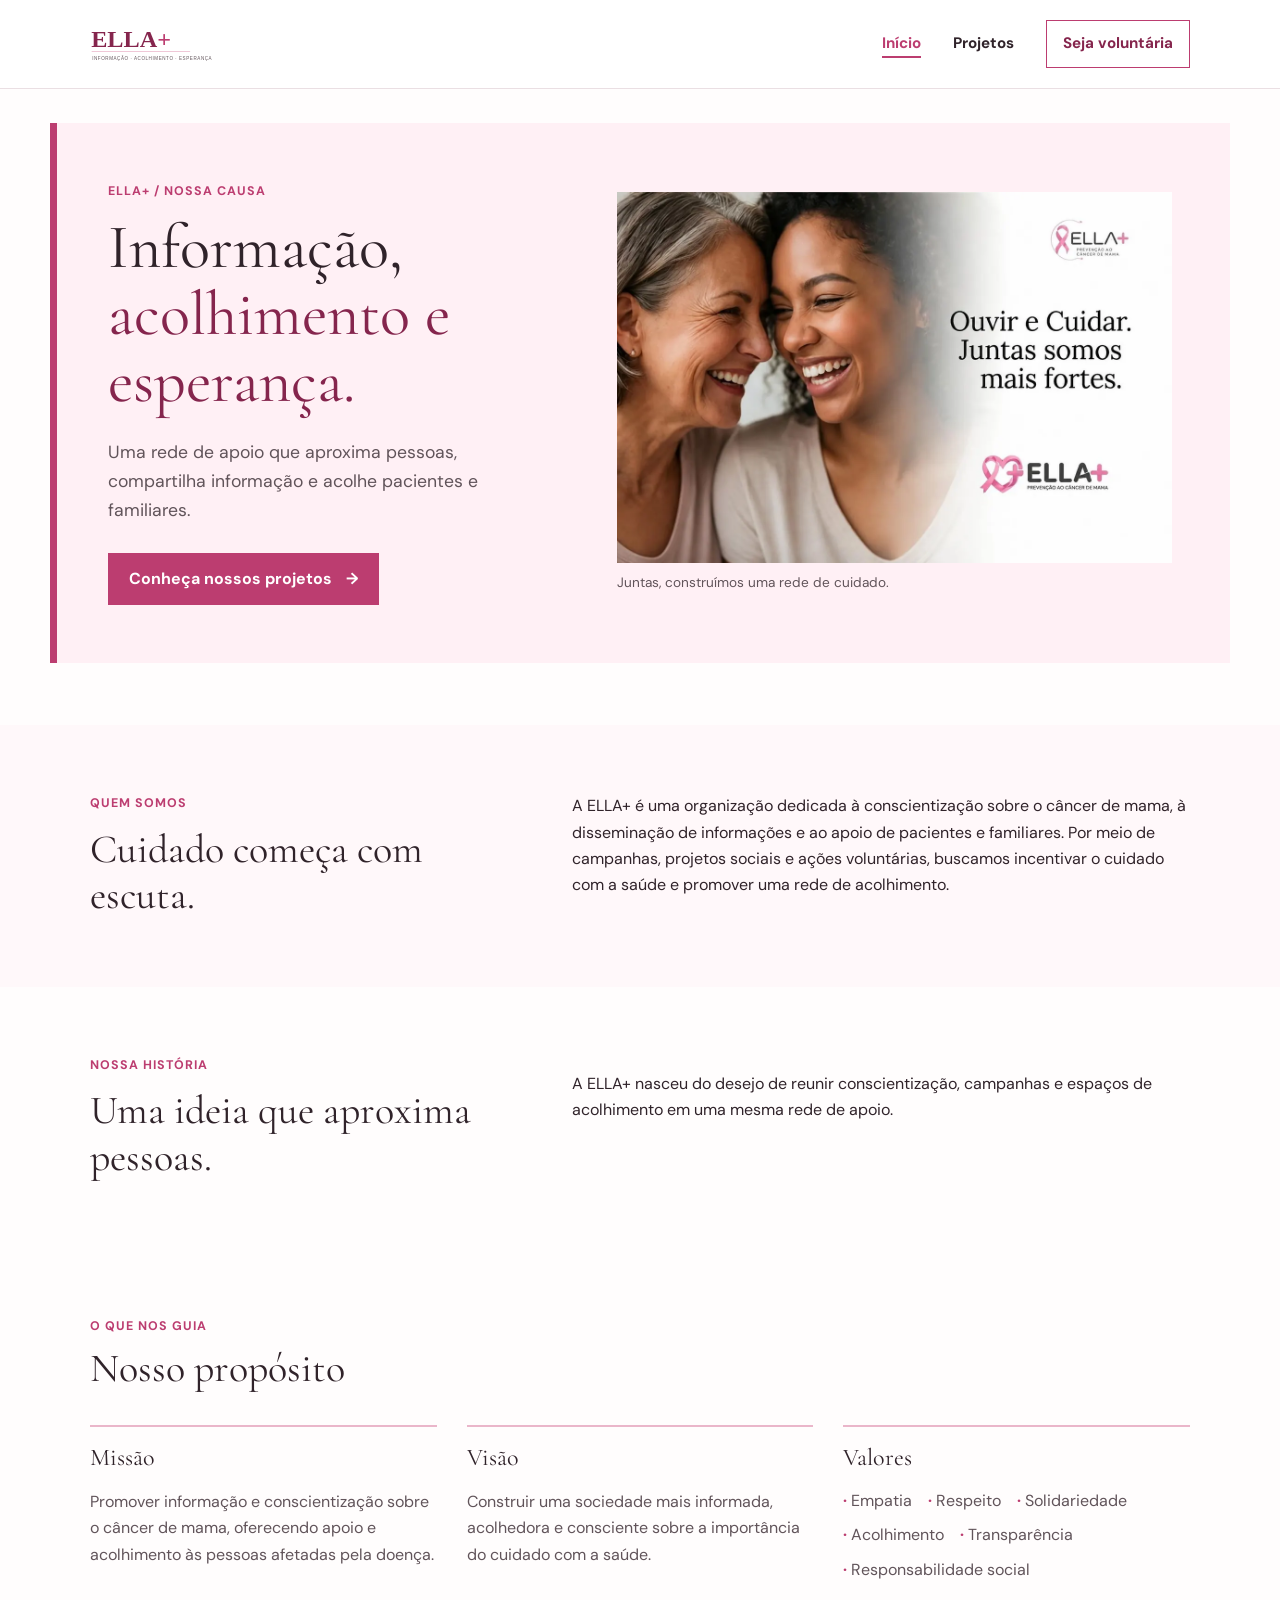
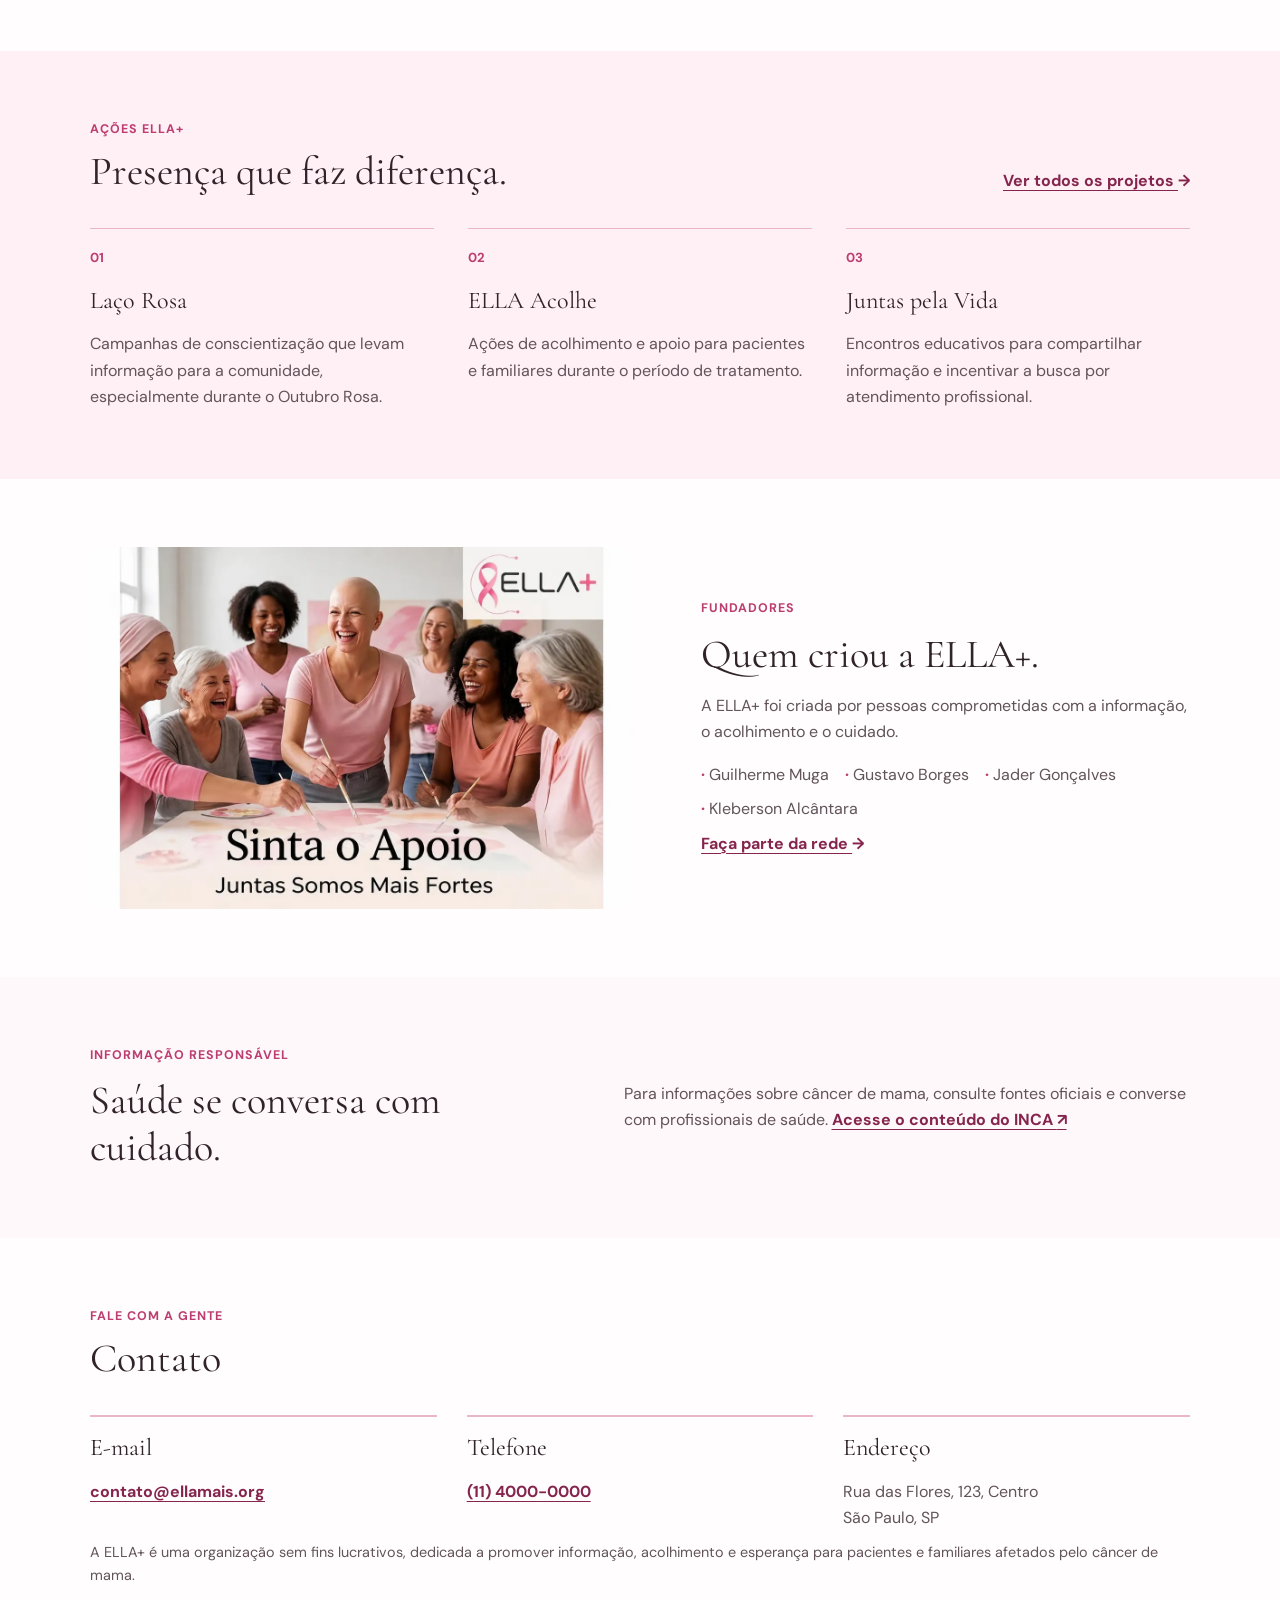
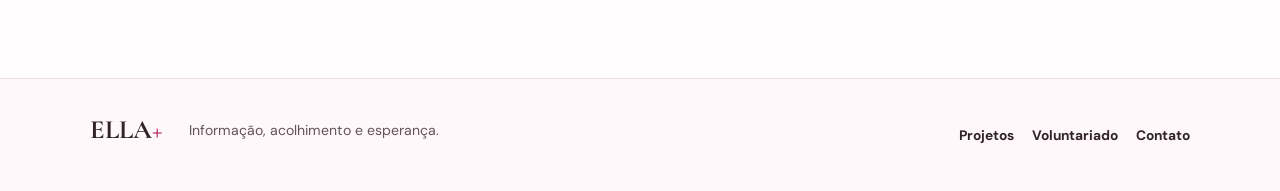
<file: index.html>
<!doctype html>
<html lang="pt-BR">
  <head>
    <meta charset="utf-8" />
    <meta name="viewport" content="width=device-width, initial-scale=1" />
    <meta name="theme-color" content="#ffffff" />
    <meta
      name="description"
      content="ELLA+: informação, acolhimento e esperança. Conheça nossas iniciativas de conscientização, acolhimento e apoio."
    />
    <title>ELLA+ | Informação, acolhimento e esperança</title>
    <link rel="preconnect" href="https://fonts.googleapis.com" />
    <link rel="preconnect" href="https://fonts.gstatic.com" crossorigin />
    <link
      href="https://fonts.googleapis.com/css2?family=Cormorant+Garamond:wght@400;500;600&family=DM+Sans:wght@400;500;600;700&display=swap"
      rel="stylesheet"
    />
    <link rel="stylesheet" href="style.css" />
    <script src="script.js" defer></script>
  </head>

  <body>
    <div class="scroll-progress" aria-hidden="true"><span></span></div>
    <a class="skip-link" href="#conteudo">Pular para o conteúdo</a>
    <!-- Cabeçalho com logo e menu -->
    <header class="site-header">
      <div class="container header-inner">
        <a class="brand" href="index.html" aria-label="ELLA+ - página inicial">
          <img
            src="imagens/logo-ella.svg"
            alt="ELLA+, informação, acolhimento e esperança"
            width="172"
            height="52"
          />
        </a>
        <button
          class="menu-toggle"
          type="button"
          aria-expanded="false"
          aria-controls="menu-principal"
        >
          <span class="menu-toggle-label">Menu</span>
          <span class="menu-icon" aria-hidden="true"><span></span><span></span><span></span></span>
        </button>
        <nav class="site-nav" id="menu-principal" aria-label="Navegação principal">
          <a href="index.html" aria-current="page">Início</a> <a href="projetos.html">Projetos</a>
          <a class="nav-cta" href="cadastro.html">Seja voluntária</a>
        </nav>
      </div>
    </header>

    <!-- Conteúdo principal -->
    <main id="conteudo">
      <!-- Apresentação da ONG -->
      <section class="hero container" aria-labelledby="titulo-principal">
        <div class="hero-copy">
          <p class="eyebrow">ELLA+ <span aria-hidden="true">/</span> nossa causa</p>
          <h1 id="titulo-principal">
            Informação,<br /><span class="hero-accent">acolhimento e esperança.</span>
          </h1>
          <p class="hero-text">
            Uma rede de apoio que aproxima pessoas, compartilha informação e acolhe pacientes e
            familiares.
          </p>
          <a class="button" href="projetos.html"
            >Conheça nossos projetos <span aria-hidden="true">→</span></a
          >
        </div>
        <figure class="hero-figure">
          <picture
            ><source srcset="imagens/campanha-ella-3.webp" type="image/webp" />
            <img
              src="imagens/campanha-ella-3.jpg"
              alt="Duas mulheres se abraçam em um momento de carinho e apoio"
              width="1200"
              height="800"
          /></picture>
          <figcaption>Juntas, construímos uma rede de cuidado.</figcaption>
        </figure>
      </section>

      <!-- Quem somos -->
      <section class="section section-soft" aria-labelledby="sobre-titulo">
        <div class="container about-grid">
          <div>
            <p class="eyebrow">Quem somos</p>
            <h2 id="sobre-titulo">Cuidado começa com escuta.</h2>
          </div>
          <div class="about-copy">
            <p>
              A ELLA+ é uma organização dedicada à conscientização sobre o câncer de mama, à
              disseminação de informações e ao apoio de pacientes e familiares. Por meio de
              campanhas, projetos sociais e ações voluntárias, buscamos incentivar o cuidado com a
              saúde e promover uma rede de acolhimento.
            </p>
          </div>
        </div>
      </section>

      <section
        class="section container about-grid history-section"
        aria-labelledby="historia-titulo"
      >
        <div>
          <p class="eyebrow">Nossa história</p>
          <h2 id="historia-titulo">Uma ideia que aproxima pessoas.</h2>
        </div>
        <p>
          A ELLA+ nasceu do desejo de reunir conscientização, campanhas e espaços de acolhimento em
          uma mesma rede de apoio.
        </p>
      </section>

      <!-- Missão, visão e valores -->
      <section class="section container" aria-labelledby="principios-titulo">
        <div class="section-heading">
          <p class="eyebrow">O que nos guia</p>
          <h2 id="principios-titulo">Nosso propósito</h2>
        </div>
        <div class="principles-grid">
          <article class="principle">
            <h3>Missão</h3>
            <p>
              Promover informação e conscientização sobre o câncer de mama, oferecendo apoio e
              acolhimento às pessoas afetadas pela doença.
            </p>
          </article>

          <article class="principle">
            <h3>Visão</h3>
            <p>
              Construir uma sociedade mais informada, acolhedora e consciente sobre a importância do
              cuidado com a saúde.
            </p>
          </article>

          <article class="principle principle-values">
            <h3>Valores</h3>
            <ul class="value-list">
              <li>Empatia</li>
              <li>Respeito</li>
              <li>Solidariedade</li>
              <li>Acolhimento</li>
              <li>Transparência</li>
              <li>Responsabilidade social</li>
            </ul>
          </article>
        </div>
      </section>

      <!-- Projetos em destaque -->
      <section class="section section-pink" aria-labelledby="destaques-titulo">
        <div class="container">
          <div class="section-heading heading-row">
            <div>
              <p class="eyebrow">Ações ELLA+</p>
              <h2 id="destaques-titulo">Presença que faz diferença.</h2>
            </div>
            <a class="text-link" href="projetos.html"
              >Ver todos os projetos <span aria-hidden="true">→</span></a
            >
          </div>
          <div class="feature-grid">
            <article class="feature-item">
              <span class="feature-number">01</span>
              <h3>Laço Rosa</h3>
              <p>
                Campanhas de conscientização que levam informação para a comunidade, especialmente
                durante o Outubro Rosa.
              </p>
            </article>

            <article class="feature-item">
              <span class="feature-number">02</span>
              <h3>ELLA Acolhe</h3>
              <p>
                Ações de acolhimento e apoio para pacientes e familiares durante o período de
                tratamento.
              </p>
            </article>

            <article class="feature-item">
              <span class="feature-number">03</span>
              <h3>Juntas pela Vida</h3>
              <p>
                Encontros educativos para compartilhar informação e incentivar a busca por
                atendimento profissional.
              </p>
            </article>
          </div>
        </div>
      </section>

      <!-- Equipe -->
      <section class="section container" aria-labelledby="equipe-titulo">
        <div class="team-grid">
          <figure class="team-figure">
            <picture
              ><source srcset="imagens/projeto-ong-2.webp" type="image/webp" />
              <img
                src="imagens/projeto-ong-2.jpg"
                alt="Grupo de mulheres participa de uma atividade coletiva de apoio"
                width="1200"
                height="800"
                loading="lazy"
            /></picture>
          </figure>
          <div class="team-copy">
            <p class="eyebrow">Fundadores</p>
            <h2 id="equipe-titulo">Quem criou a ELLA+.</h2>
            <p>
              A ELLA+ foi criada por pessoas comprometidas com a informação, o acolhimento e o
              cuidado.
            </p>
            <ul class="value-list" aria-label="Fundadores da ELLA+">
              <li>Guilherme Muga</li>
              <li>Gustavo Borges</li>
              <li>Jader Gonçalves</li>
              <li>Kleberson Alcântara</li>
            </ul>
            <a class="text-link" href="cadastro.html"
              >Faça parte da rede <span aria-hidden="true">→</span></a
            >
          </div>
        </div>
      </section>

      <!-- Informações de saúde e fontes -->
      <section class="section section-soft" aria-labelledby="informacao-titulo">
        <div class="container info-row">
          <div>
            <p class="eyebrow">Informação responsável</p>
            <h2 id="informacao-titulo">Saúde se conversa com cuidado.</h2>
          </div>
          <p>
            Para informações sobre câncer de mama, consulte fontes oficiais e converse com
            profissionais de saúde.
            <a
              class="inline-link"
              href="https://www.gov.br/inca/pt-br/assuntos/cancer/tipos/mama"
              target="_blank"
              rel="noopener noreferrer"
              >Acesse o conteúdo do INCA <span aria-hidden="true">↗</span></a
            >
          </p>
        </div>
      </section>

      <!-- Contato -->
      <section class="section container" id="contato" aria-labelledby="contato-titulo">
        <div class="section-heading">
          <p class="eyebrow">Fale com a gente</p>
          <h2 id="contato-titulo">Contato</h2>
        </div>
        <div class="principles-grid">
          <article class="principle">
            <h3>E-mail</h3>
            <p>
              <a class="inline-link" href="mailto:contato@ellamais.org">contato@ellamais.org</a>
            </p>
          </article>

          <article class="principle">
            <h3>Telefone</h3>
            <p><a class="inline-link" href="tel:+551140000000">(11) 4000-0000</a></p>
          </article>

          <article class="principle">
            <h3>Endereço</h3>
            <p>Rua das Flores, 123, Centro<br />São Paulo, SP</p>
          </article>
        </div>
        <p class="progress-caption">
          A ELLA+ é uma organização sem fins lucrativos, dedicada a promover informação,
          acolhimento e esperança para pacientes e familiares afetados pelo câncer de mama.
        </p>
      </section>
    </main>

    <!-- Rodapé -->
    <footer class="site-footer">
      <div class="container footer-inner">
        <a class="footer-brand" href="index.html">ELLA<span>+</span></a>
        <p>Informação, acolhimento e esperança.</p>
        <nav class="footer-nav" aria-label="Links do rodapé">
          <a href="projetos.html">Projetos</a> <a href="cadastro.html">Voluntariado</a>
          <a href="#contato">Contato</a>
        </nav>
      </div>
    </footer>
  </body>
</html>
</file>
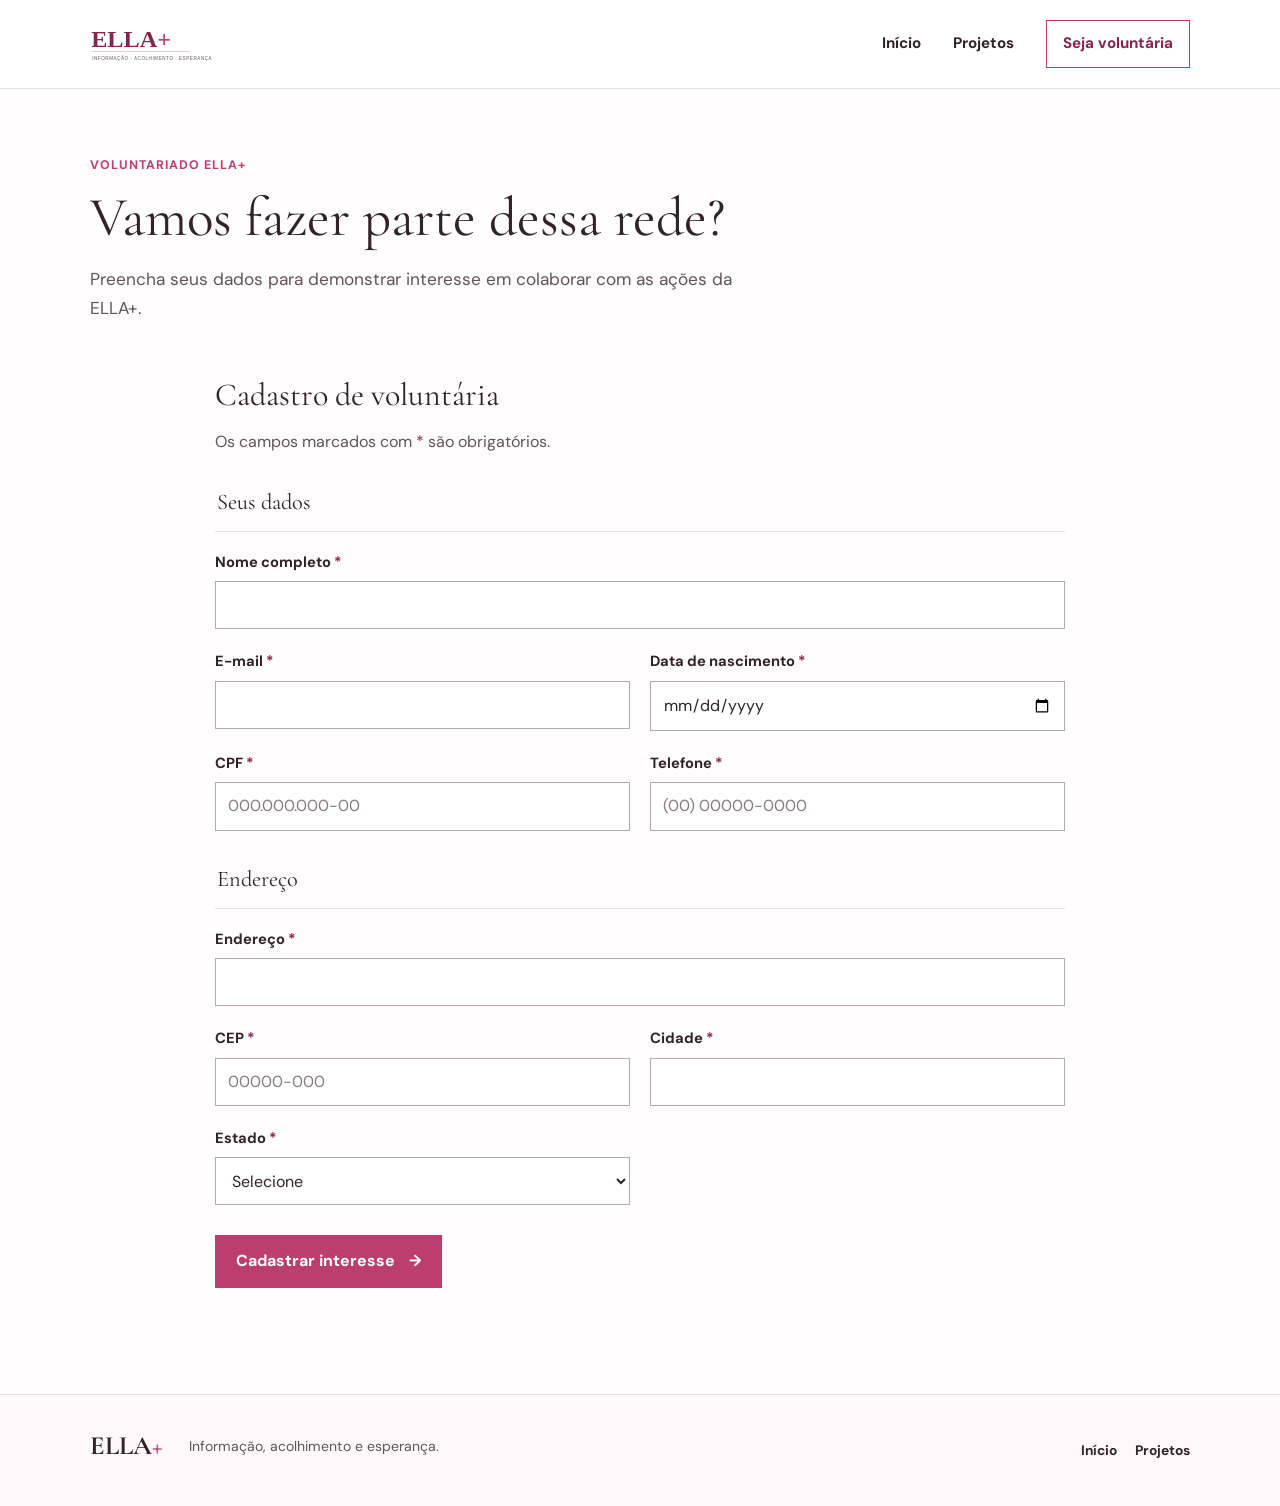
<file: cadastro.html>
<!doctype html>
<html lang="pt-BR">
  <head>
    <meta charset="utf-8" />
    <meta name="viewport" content="width=device-width, initial-scale=1" />
    <meta name="theme-color" content="#ffffff" />
    <meta
      name="description"
      content="Cadastre seu interesse em participar como voluntária da ELLA+."
    />
    <title>Cadastro de voluntariado | ELLA+</title>
    <link rel="preconnect" href="https://fonts.googleapis.com" />
    <link rel="preconnect" href="https://fonts.gstatic.com" crossorigin />
    <link
      href="https://fonts.googleapis.com/css2?family=Cormorant+Garamond:wght@400;500;600&family=DM+Sans:wght@400;500;600;700&display=swap"
      rel="stylesheet"
    />
    <link rel="stylesheet" href="style.css" />
    <script src="script.js" defer></script>
  </head>

  <body>
    <div class="scroll-progress" aria-hidden="true"><span></span></div>
    <a class="skip-link" href="#conteudo">Pular para o conteúdo</a>
  
    <header class="site-header">
      <div class="container header-inner">
        <a class="brand" href="index.html" aria-label="ELLA+ - página inicial">
          <img
            src="imagens/logo-ella.svg"
            alt="ELLA+, informação, acolhimento e esperança"
            width="172"
            height="52"
          />
        </a>
        <button
          class="menu-toggle"
          type="button"
          aria-expanded="false"
          aria-controls="menu-principal"
        >
          <span class="menu-toggle-label">Menu</span>
          <span class="menu-icon" aria-hidden="true"><span></span><span></span><span></span></span>
        </button>
        <nav class="site-nav" id="menu-principal" aria-label="Navegação principal">
          <a href="index.html">Início</a> <a href="projetos.html">Projetos</a>
          <a class="nav-cta" href="cadastro.html" aria-current="page">Seja voluntária</a>
        </nav>
      </div>
    </header>

  
    <main id="conteudo">
   
      <section class="page-intro container" aria-labelledby="titulo-principal">
        <p class="eyebrow">Voluntariado ELLA+</p>
        <h1 id="titulo-principal">Vamos fazer parte dessa rede?</h1>
        <p>Preencha seus dados para demonstrar interesse em colaborar com as ações da ELLA+.</p>
      </section>


      <section class="section container form-section" aria-labelledby="formulario-titulo">
        <div class="form-intro">
          <h2 id="formulario-titulo">Cadastro de voluntária</h2>
          <p>Os campos marcados com <span aria-hidden="true">*</span> são obrigatórios.</p>
        </div>
       
        <form id="volunteer-form" class="volunteer-form">
         
          <fieldset>
            <legend>Seus dados</legend>
            <div class="form-grid">
              <div class="field field-full">
                <label for="nome">Nome completo <span aria-hidden="true">*</span></label>
                <input
                  id="nome"
                  name="nome"
                  type="text"
                  autocomplete="name"
                  minlength="3"
                  required
                />
              </div>
              <div class="field">
                <label for="email">E-mail <span aria-hidden="true">*</span></label>
                <input id="email" name="email" type="email" autocomplete="email" required />
              </div>
              <div class="field">
                <label for="nascimento">Data de nascimento <span aria-hidden="true">*</span></label>
                <input id="nascimento" name="nascimento" type="date" autocomplete="bday" required />
              </div>
              <div class="field">
                <label for="cpf">CPF <span aria-hidden="true">*</span></label>
                <input
                  id="cpf"
                  name="cpf"
                  type="text"
                  inputmode="numeric"
                  autocomplete="off"
                  placeholder="000.000.000-00"
                  pattern="[0-9]{3}\.[0-9]{3}\.[0-9]{3}-[0-9]{2}"
                  maxlength="14"
                  required
                />
              </div>
              <div class="field">
                <label for="telefone">Telefone <span aria-hidden="true">*</span></label>
                <input
                  id="telefone"
                  name="telefone"
                  type="tel"
                  inputmode="tel"
                  autocomplete="tel"
                  placeholder="(00) 00000-0000"
                  pattern="\([0-9]{2}\) [0-9]{4,5}-[0-9]{4}"
                  maxlength="15"
                  required
                />
              </div>
            </div>
          </fieldset>

          
          <fieldset>
            <legend>Endereço</legend>
            <div class="form-grid">
              <div class="field field-full">
                <label for="endereco">Endereço <span aria-hidden="true">*</span></label>
                <input
                  id="endereco"
                  name="endereco"
                  type="text"
                  autocomplete="address-line1"
                  required
                />
              </div>
              <div class="field">
                <label for="cep">CEP <span aria-hidden="true">*</span></label>
                <input
                  id="cep"
                  name="cep"
                  type="text"
                  inputmode="numeric"
                  autocomplete="postal-code"
                  placeholder="00000-000"
                  pattern="[0-9]{5}-[0-9]{3}"
                  maxlength="9"
                  required
                />
              </div>
              <div class="field">
                <label for="cidade">Cidade <span aria-hidden="true">*</span></label>
                <input
                  id="cidade"
                  name="cidade"
                  type="text"
                  autocomplete="address-level2"
                  required
                />
              </div>
              <div class="field">
                <label for="estado">Estado <span aria-hidden="true">*</span></label>
                <select id="estado" name="estado" autocomplete="address-level1" required>
                  <option value="">Selecione</option>
                  <option value="AC">Acre</option>
                  <option value="AL">Alagoas</option>
                  <option value="AP">Amapá</option>
                  <option value="AM">Amazonas</option>
                  <option value="BA">Bahia</option>
                  <option value="CE">Ceará</option>
                  <option value="DF">Distrito Federal</option>
                  <option value="ES">Espírito Santo</option>
                  <option value="GO">Goiás</option>
                  <option value="MA">Maranhão</option>
                  <option value="MT">Mato Grosso</option>
                  <option value="MS">Mato Grosso do Sul</option>
                  <option value="MG">Minas Gerais</option>
                  <option value="PA">Pará</option>
                  <option value="PB">Paraíba</option>
                  <option value="PR">Paraná</option>
                  <option value="PE">Pernambuco</option>
                  <option value="PI">Piauí</option>
                  <option value="RJ">Rio de Janeiro</option>
                  <option value="RN">Rio Grande do Norte</option>
                  <option value="RS">Rio Grande do Sul</option>
                  <option value="RO">Rondônia</option>
                  <option value="RR">Roraima</option>
                  <option value="SC">Santa Catarina</option>
                  <option value="SP">São Paulo</option>
                  <option value="SE">Sergipe</option>
                  <option value="TO">Tocantins</option>
                </select>
              </div>
            </div>
          </fieldset>
          <button class="button" type="submit">
            Cadastrar interesse <span aria-hidden="true">→</span>
          </button>
          <p class="form-status" id="form-status" role="status" aria-live="polite"></p>
        </form>
      </section>
    </main>

    <!-- Rodapé -->
    <footer class="site-footer">
      <div class="container footer-inner">
        <a class="footer-brand" href="index.html">ELLA<span>+</span></a>
        <p>Informação, acolhimento e esperança.</p>
        <nav class="footer-nav" aria-label="Links do rodapé">
          <a href="index.html">Início</a><a href="projetos.html">Projetos</a>
        </nav>
      </div>
    </footer>
  </body>
</html>
</file>
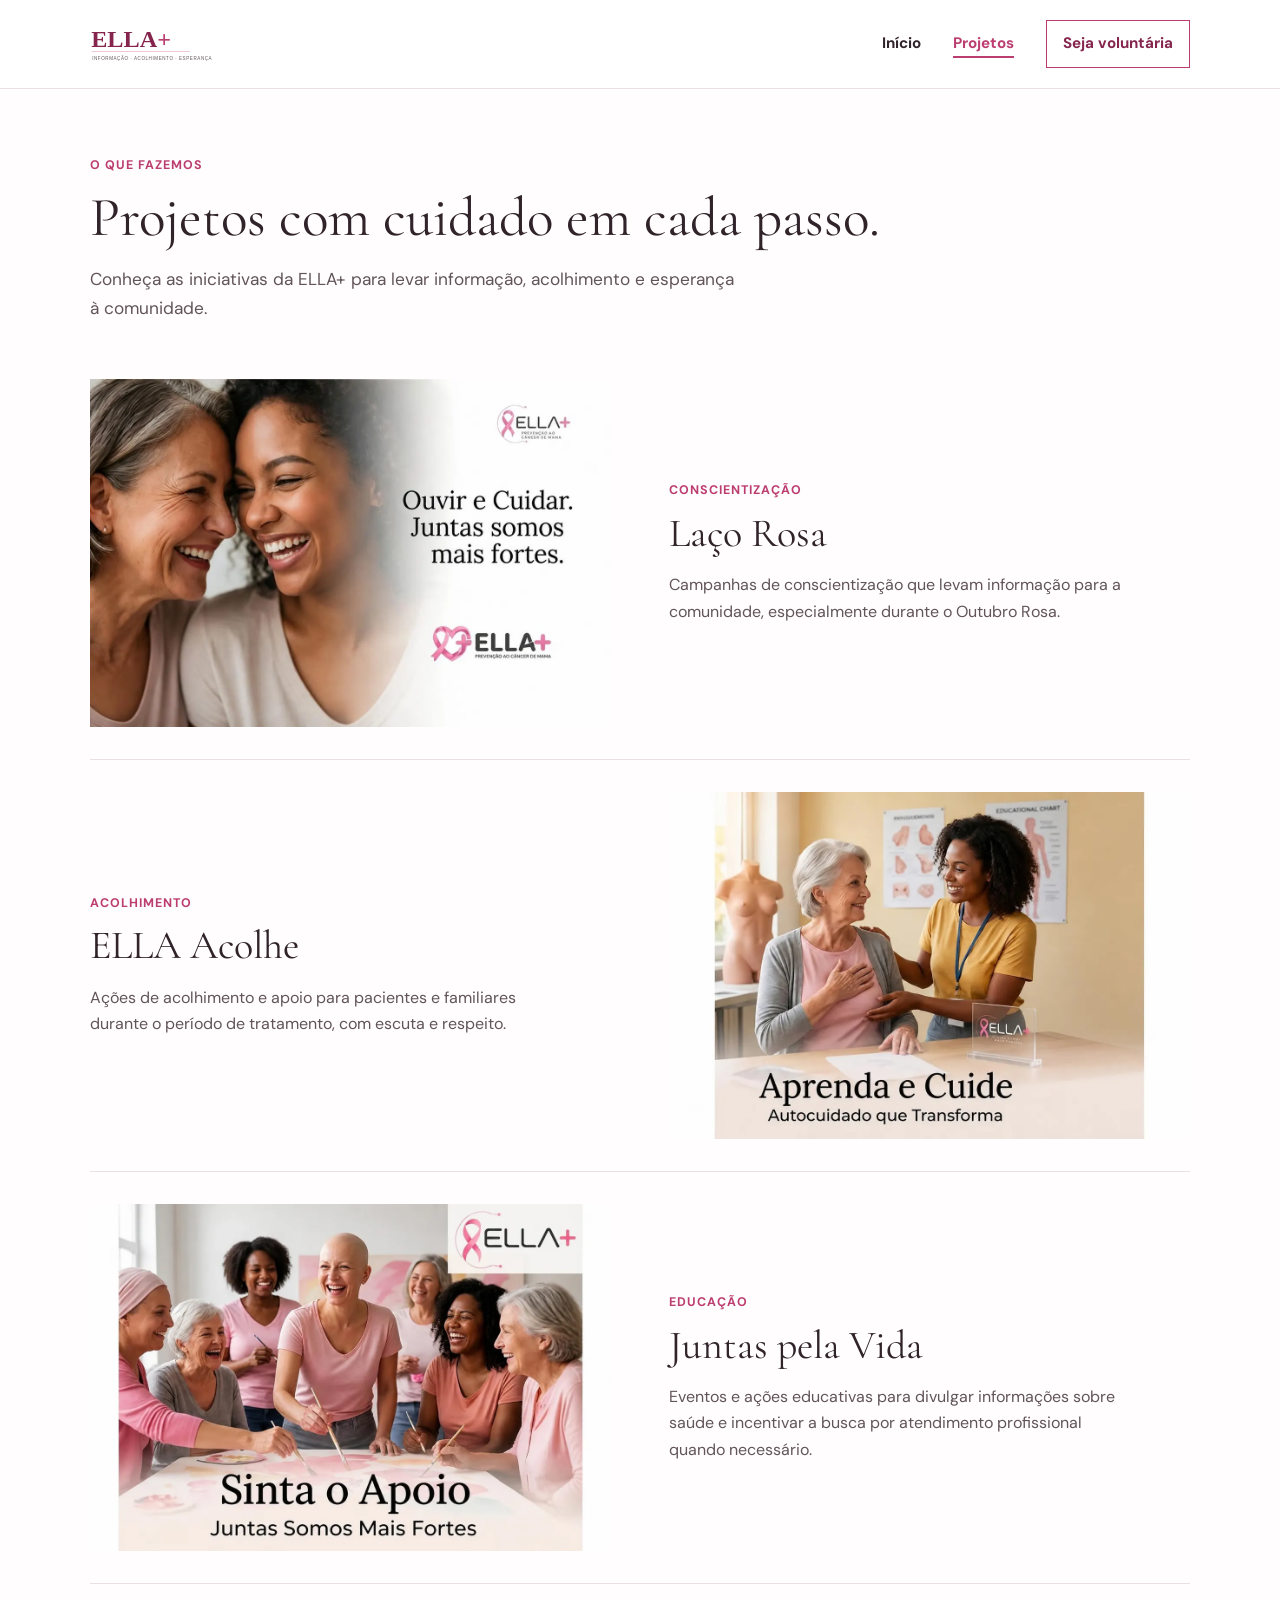
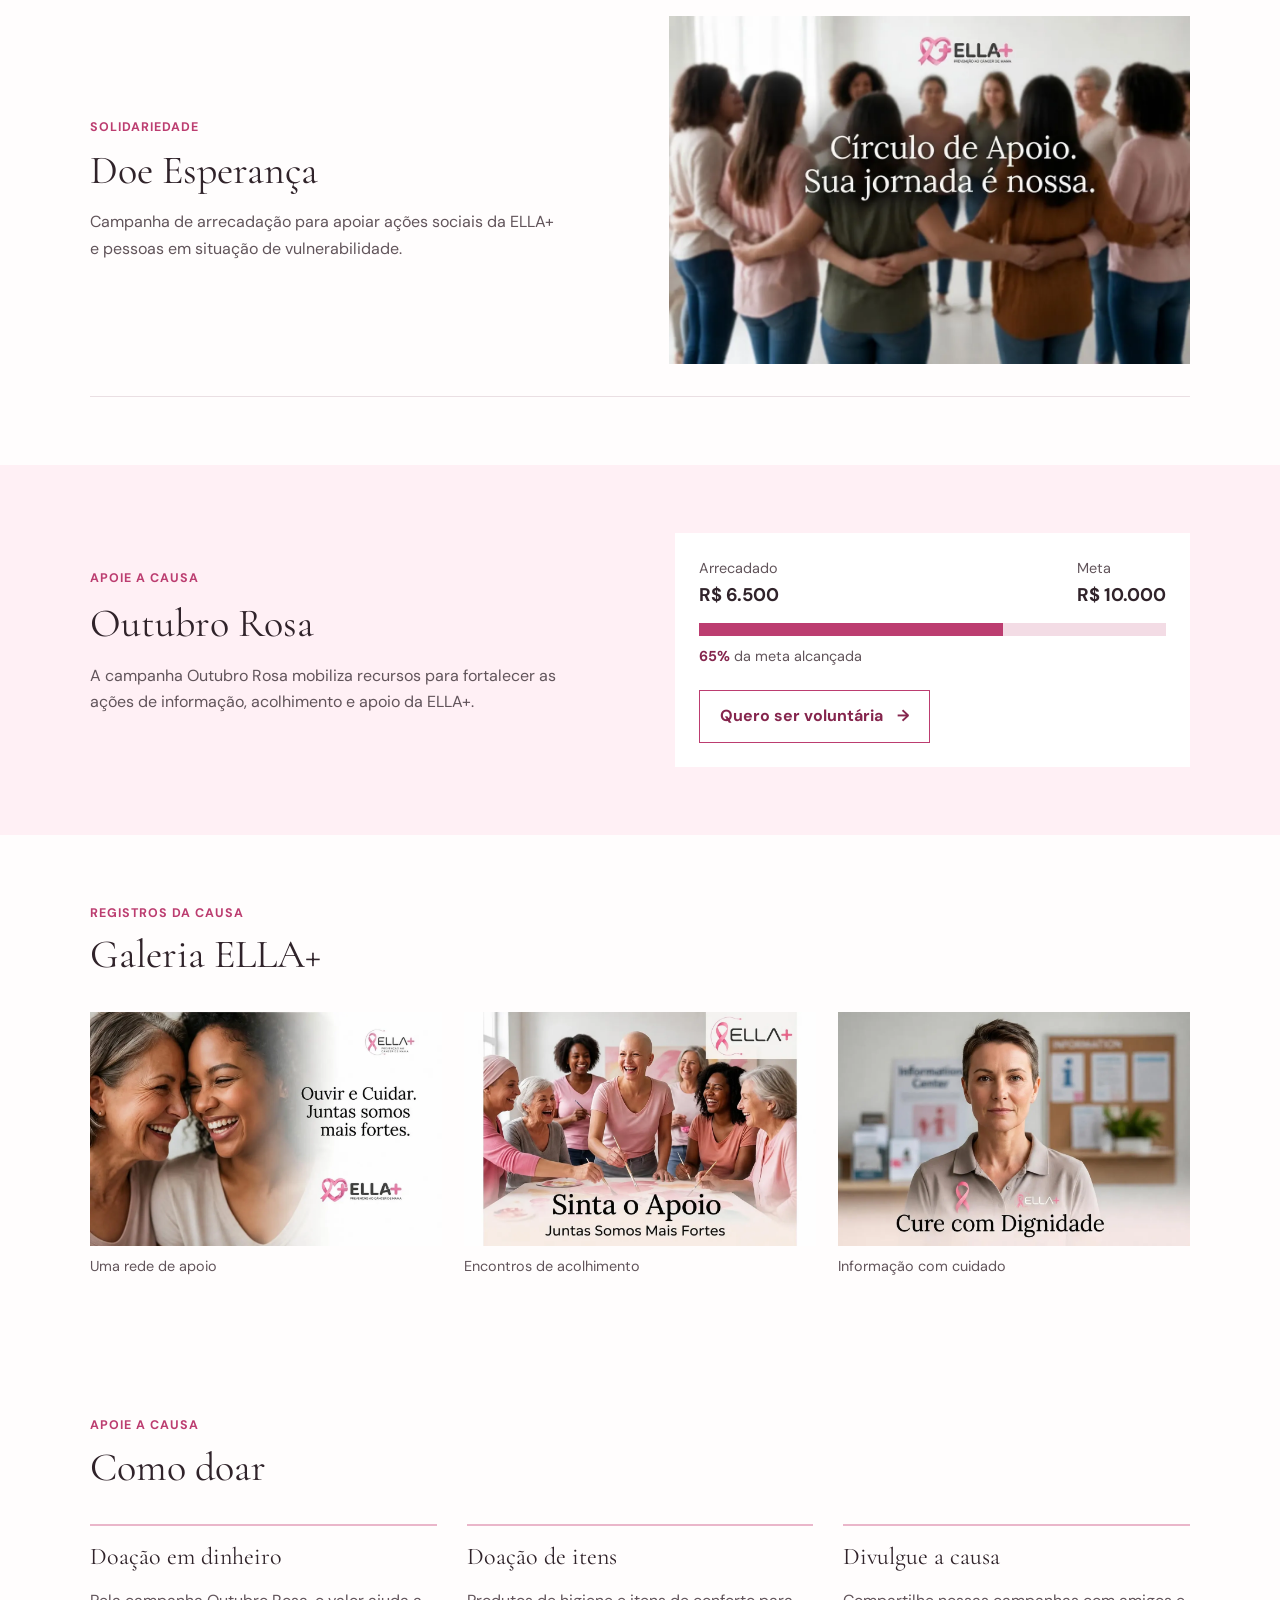
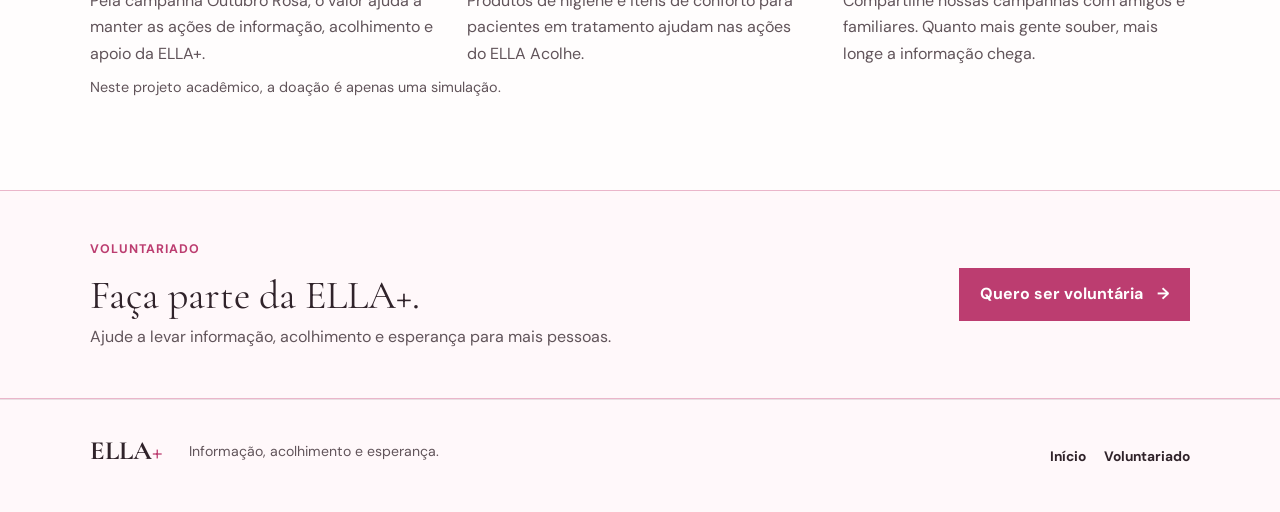
<file: projetos.html>
<!doctype html>
<html lang="pt-BR">
  <head>
    <meta charset="utf-8" />
    <meta name="viewport" content="width=device-width, initial-scale=1" />
    <meta name="theme-color" content="#ffffff" />
    <meta
      name="description"
      content="Conheça os projetos de conscientização, acolhimento e voluntariado da ELLA+."
    />
    <title>Projetos | ELLA+</title>
    <link rel="preconnect" href="https://fonts.googleapis.com" />
    <link rel="preconnect" href="https://fonts.gstatic.com" crossorigin />
    <link
      href="https://fonts.googleapis.com/css2?family=Cormorant+Garamond:wght@400;500;600&family=DM+Sans:wght@400;500;600;700&display=swap"
      rel="stylesheet"
    />
    <link rel="stylesheet" href="style.css" />
    <script src="script.js" defer></script>
  </head>

  <body>
    <div class="scroll-progress" aria-hidden="true"><span></span></div>
    <a class="skip-link" href="#conteudo">Pular para o conteúdo</a>
    <!-- Cabeçalho com logo e menu -->
    <header class="site-header">
      <div class="container header-inner">
        <a class="brand" href="index.html" aria-label="ELLA+ - página inicial">
          <img
            src="imagens/logo-ella.svg"
            alt="ELLA+, informação, acolhimento e esperança"
            width="172"
            height="52"
          />
        </a>
        <button
          class="menu-toggle"
          type="button"
          aria-expanded="false"
          aria-controls="menu-principal"
        >
          <span class="menu-toggle-label">Menu</span>
          <span class="menu-icon" aria-hidden="true"><span></span><span></span><span></span></span>
        </button>
        <nav class="site-nav" id="menu-principal" aria-label="Navegação principal">
          <a href="index.html">Início</a> <a href="projetos.html" aria-current="page">Projetos</a>
          <a class="nav-cta" href="cadastro.html">Seja voluntária</a>
        </nav>
      </div>
    </header>

    <!-- Conteúdo principal -->
    <main id="conteudo">
      <!-- Título da página -->
      <section class="page-intro container" aria-labelledby="titulo-principal">
        <p class="eyebrow">O que fazemos</p>
        <h1 id="titulo-principal">Projetos com cuidado em cada passo.</h1>
        <p>
          Conheça as iniciativas da ELLA+ para levar informação, acolhimento e esperança à
          comunidade.
        </p>
      </section>

      <!-- Lista dos projetos -->
      <section class="section container project-list" aria-label="Projetos sociais da ELLA+">
        <article class="project-row">
          <figure class="project-image">
            <picture
              ><source srcset="imagens/campanha-ella-3.webp" type="image/webp" />
              <img
                src="imagens/campanha-ella-3.jpg"
                alt="Duas mulheres se abraçam em uma ação de apoio"
                width="1200"
                height="800"
            /></picture>
          </figure>
          <div class="project-copy">
            <p class="eyebrow">Conscientização</p>
            <h2>Laço Rosa</h2>
            <p>
              Campanhas de conscientização que levam informação para a comunidade, especialmente
              durante o Outubro Rosa.
            </p>
          </div>
        </article>

        <article class="project-row project-row-reverse">
          <figure class="project-image">
            <picture
              ><source srcset="imagens/projeto-ong.webp" type="image/webp" />
              <img
                src="imagens/projeto-ong.jpg"
                alt="Profissional acolhe uma mulher em uma conversa de apoio"
                width="1200"
                height="800"
                loading="lazy"
            /></picture>
          </figure>
          <div class="project-copy">
            <p class="eyebrow">Acolhimento</p>
            <h2>ELLA Acolhe</h2>
            <p>
              Ações de acolhimento e apoio para pacientes e familiares durante o período de
              tratamento, com escuta e respeito.
            </p>
          </div>
        </article>

        <article class="project-row">
          <figure class="project-image">
            <picture
              ><source srcset="imagens/projeto-ong-2.webp" type="image/webp" />
              <img
                src="imagens/projeto-ong-2.jpg"
                alt="Mulheres reunidas em uma atividade educativa"
                width="1200"
                height="800"
                loading="lazy"
            /></picture>
          </figure>
          <div class="project-copy">
            <p class="eyebrow">Educação</p>
            <h2>Juntas pela Vida</h2>
            <p>
              Eventos e ações educativas para divulgar informações sobre saúde e incentivar a busca
              por atendimento profissional quando necessário.
            </p>
          </div>
        </article>

        <article class="project-row project-row-reverse">
          <figure class="project-image">
            <picture
              ><source srcset="imagens/campanha-ella-2.webp" type="image/webp" />
              <img
                src="imagens/campanha-ella-2.jpg"
                alt="Grupo de mulheres reunidas em uma roda de apoio"
                width="1200"
                height="800"
                loading="lazy"
            /></picture>
          </figure>
          <div class="project-copy">
            <p class="eyebrow">Solidariedade</p>
            <h2>Doe Esperança</h2>
            <p>
              Campanha de arrecadação para apoiar ações sociais da ELLA+ e pessoas em situação de
              vulnerabilidade.
            </p>
          </div>
        </article>
      </section>

      <!-- Campanha de doação (fictícia) -->
      <section class="section section-pink" id="campanha" aria-labelledby="campanha-titulo">
        <div class="container campaign-grid">
          <div>
            <p class="eyebrow">Apoie a causa</p>
            <h2 id="campanha-titulo">Outubro Rosa</h2>
            <p>
              A campanha Outubro Rosa mobiliza recursos para fortalecer as ações de informação,
              acolhimento e apoio da ELLA+.
            </p>
          </div>
          <div class="campaign-progress">
            <div class="campaign-numbers">
              <span>Arrecadado <strong>R$ 6.500</strong></span
              ><span>Meta <strong>R$ 10.000</strong></span>
            </div>
            <progress value="65" max="100" aria-label="65 por cento da meta alcançada">
              65%
            </progress>
            <p class="progress-caption"><strong>65%</strong> da meta alcançada</p>
            <a class="button button-outline" href="cadastro.html"
              >Quero ser voluntária <span aria-hidden="true">→</span></a
            >
          </div>
        </div>
      </section>

      <!-- Galeria de fotos -->
      <section class="section container" aria-labelledby="galeria-titulo">
        <div class="section-heading">
          <p class="eyebrow">Registros da causa</p>
          <h2 id="galeria-titulo">Galeria ELLA+</h2>
        </div>
        <div class="gallery-grid">
          <figure>
            <picture
              ><source srcset="imagens/campanha-ella-3.webp" type="image/webp" />
              <img
                src="imagens/campanha-ella-3.jpg"
                alt="Duas mulheres compartilhando um abraço"
                width="1200"
                height="800"
                loading="lazy"
            /></picture>
            <figcaption>Uma rede de apoio</figcaption>
          </figure>

          <figure>
            <picture
              ><source srcset="imagens/projeto-ong-2.webp" type="image/webp" />
              <img
                src="imagens/projeto-ong-2.jpg"
                alt="Atividade em grupo com mulheres"
                width="1200"
                height="800"
                loading="lazy"
            /></picture>
            <figcaption>Encontros de acolhimento</figcaption>
          </figure>

          <figure>
            <picture
              ><source srcset="imagens/projeto-ong-3.webp" type="image/webp" />
              <img
                src="imagens/projeto-ong-3.jpg"
                alt="Profissional de saúde em espaço de orientação"
                width="1200"
                height="800"
                loading="lazy"
            /></picture>
            <figcaption>Informação com cuidado</figcaption>
          </figure>
        </div>
      </section>

      <!-- Como doar -->
      <section class="section container" id="como-doar" aria-labelledby="doar-titulo">
        <div class="section-heading">
          <p class="eyebrow">Apoie a causa</p>
          <h2 id="doar-titulo">Como doar</h2>
        </div>
        <div class="principles-grid">
          <article class="principle">
            <h3>Doação em dinheiro</h3>
            <p>
              Pela campanha Outubro Rosa, o valor ajuda a manter as ações de informação, acolhimento
              e apoio da ELLA+.
            </p>
          </article>

          <article class="principle">
            <h3>Doação de itens</h3>
            <p>
              Produtos de higiene e itens de conforto para pacientes em tratamento ajudam nas ações
              do ELLA Acolhe.
            </p>
          </article>

          <article class="principle">
            <h3>Divulgue a causa</h3>
            <p>
              Compartilhe nossas campanhas com amigos e familiares. Quanto mais gente souber, mais
              longe a informação chega.
            </p>
          </article>
        </div>
        <p class="progress-caption">Neste projeto acadêmico, a doação é apenas uma simulação.</p>
      </section>

      <!-- Chamada para voluntariado -->
      <section class="volunteer-band" aria-labelledby="voluntariado-titulo">
        <div class="container volunteer-inner">
          <div>
            <p class="eyebrow">Voluntariado</p>
            <h2 id="voluntariado-titulo">Faça parte da ELLA+.</h2>
            <p>Ajude a levar informação, acolhimento e esperança para mais pessoas.</p>
          </div>
          <a class="button" href="cadastro.html"
            >Quero ser voluntária <span aria-hidden="true">→</span></a
          >
        </div>
      </section>
    </main>

    <!-- Rodapé -->
    <footer class="site-footer">
      <div class="container footer-inner">
        <a class="footer-brand" href="index.html">ELLA<span>+</span></a>
        <p>Informação, acolhimento e esperança.</p>
        <nav class="footer-nav" aria-label="Links do rodapé">
          <a href="index.html">Início</a><a href="cadastro.html">Voluntariado</a>
        </nav>
      </div>
    </footer>
  </body>
</html>
</file>
<file: style.css>
:root {
  color-scheme: light;
  --pink: #bc3d70;
  --pink-dark: #85254d;
  --pink-soft: #fff0f5;
  --pink-line: #eab6ca;
  --ink: #30232a;
  --muted: #61545a;
  --white: #ffffff;
  --page: #fffdfd;
  --line: #eadfe3;
  --serif: "Cormorant Garamond", Georgia, "Times New Roman", serif;
  --sans: "DM Sans", "Segoe UI", sans-serif;
}

* {
  box-sizing: border-box;
}

html {
  scroll-behavior: smooth;
}

body {
  margin: 0;
  background: var(--page);
  color: var(--ink);
  font-family: var(--sans);
  font-size: 1rem;
  line-height: 1.65;
}

img {
  display: block;
  max-width: 100%;
}

a {
  color: inherit;
}

a:focus-visible,
button:focus-visible,
input:focus-visible,
select:focus-visible {
  outline: 3px solid #d8759b;
  outline-offset: 3px;
}

.scroll-progress {
  position: fixed;
  z-index: 12;
  inset: 0 0 auto;
  height: 3px;
  pointer-events: none;
}

.scroll-progress span {
  display: block;
  width: 100%;
  height: 100%;
  transform: scaleX(0);
  transform-origin: left;
  background: var(--pink);
  transition: transform 0.08s linear;
}

.container {
  width: min(1100px, calc(100% - 40px));
  margin-inline: auto;
}

.skip-link {
  position: absolute;
  top: 10px;
  left: 10px;
  z-index: 10;
  padding: 8px 12px;
  transform: translateY(-150%);
  background: var(--white);
  color: var(--pink-dark);
}

.skip-link:focus {
  transform: translateY(0);
}

.site-header {
  position: sticky;
  top: 0;
  z-index: 6;
  background: rgb(255 255 255 / 96%);
  border-bottom: 1px solid var(--line);
  animation: header-arrive 0.45s ease-out both;
}

.header-inner {
  min-height: 88px;
  display: flex;
  align-items: center;
  justify-content: space-between;
  gap: 24px;
}

.header-inner,
.brand,
.brand img {
  transition:
    min-height 0.28s ease,
    width 0.28s ease,
    max-height 0.28s ease;
}
@view-transition {
  navigation: auto;
}

::view-transition-old(root) {
  animation: page-leave 0.18s ease-in both;
}

::view-transition-new(root) {
  animation: page-arrive 0.38s cubic-bezier(0.2, 0.7, 0.2, 1) both;
}

.site-header.is-scrolled .header-inner {
  min-height: 68px;
}
.button,
.site-nav .nav-cta,
.menu-toggle {
  transition:
    transform 0.16s ease,
    background-color 0.2s ease,
    border-color 0.2s ease;
}
.button:active,
.site-nav .nav-cta:active,
.menu-toggle:active {
  transform: scale(0.97);
}

.site-header.is-scrolled .brand {
  min-height: 64px;
}

.site-header.is-scrolled .brand img {
  width: 150px;
  max-height: 60px;
}

@keyframes page-leave {
  to {
    opacity: 0;
    transform: translateY(-6px);
  }
}

@keyframes page-arrive {
  from {
    opacity: 0;
    transform: translateY(8px);
  }
  to {
    opacity: 1;
    transform: translateY(0);
  }
}
.brand {
  display: inline-flex;
  flex: 0 0 172px;
  align-items: center;
  width: 172px;
  min-height: 82px;
  overflow: visible;
}

.brand img {
  display: block;
  width: 172px;
  max-height: 78px;
  object-fit: contain;
  object-position: left center;
}

.site-nav {
  display: flex;
  align-items: center;
  gap: 32px;
}
::view-transition-old(root),
::view-transition-new(root) {
  animation: none !important;
}

.site-nav a,
.footer-nav a {
  text-decoration: none;
  font-size: 0.95rem;
  font-weight: 700;
}

.site-nav a:not(.nav-cta) {
  position: relative;
}

.site-nav a:not(.nav-cta)::after {
  position: absolute;
  right: 0;
  bottom: -4px;
  left: 0;
  height: 2px;
  transform: scaleX(0);
  transform-origin: left;
  background: var(--pink);
  content: "";
  transition: transform 0.22s ease;
}

.site-nav a:not(.nav-cta):hover::after {
  transform: scaleX(1);
}

.site-nav a:hover,
.footer-nav a:hover,
.text-link:hover,
.inline-link:hover {
  color: var(--pink);
}

.site-nav a[aria-current="page"]:not(.nav-cta) {
  color: var(--pink);
  text-decoration: underline;
  text-decoration-thickness: 2px;
  text-underline-offset: 8px;
}

.site-nav .nav-cta {
  padding: 10px 16px;
  border: 1px solid var(--pink);
  color: var(--pink-dark);
}

.site-nav .nav-cta:hover {
  background: var(--pink);
  color: var(--white);
}

.menu-toggle {
  display: none;
}

.hero {
  position: relative;
  display: grid;
  width: min(1180px, calc(100% - 64px));
  grid-template-columns: 0.9fr 1.1fr;
  align-items: center;
  gap: 54px;
  padding: 58px;
  margin-block: 34px 62px;
  background: var(--pink-soft);
}

.hero::before {
  position: absolute;
  top: 0;
  bottom: 0;
  left: 0;
  width: 7px;
  transform: scaleY(0);
  transform-origin: top;
  background: var(--pink);
  content: "";
  animation: stripe-arrive 0.7s 0.12s ease-out forwards;
}

.hero-copy {
  max-width: 510px;
}

.eyebrow {
  margin: 0 0 12px;
  color: var(--pink);
  font-size: 0.78rem;
  font-weight: 700;
  letter-spacing: 0.08em;
  text-transform: uppercase;
}

.hero h1,
.page-intro h1 {
  margin: 0;
  font-family: var(--serif);
  font-size: 3.9rem;
  font-weight: 400;
  letter-spacing: 0;
  line-height: 1.08;
}

.hero-text {
  max-width: 430px;
  margin: 22px 0 28px;
  color: var(--muted);
  font-size: 1.1rem;
}

.hero-accent {
  color: var(--pink-dark);
}

.button {
  display: inline-flex;
  min-height: 48px;
  align-items: center;
  justify-content: center;
  gap: 14px;
  padding: 12px 20px;
  border: 1px solid var(--pink);
  background: var(--pink);
  color: var(--white);
  font: inherit;
  font-weight: 700;
  text-decoration: none;
  cursor: pointer;
}

.button:hover {
  border-color: var(--pink-dark);
  background: var(--pink-dark);
}

.hero-figure {
  min-width: 0;
  padding: 0;
  margin: 0;
}

.hero-figure img {
  width: 100%;
  height: auto;
  object-fit: contain;
}

.hero-figure img {
  transition: filter 0.25s ease;
}

.hero-figure:hover img {
  filter: brightness(1.025);
}

.hero-figure figcaption {
  margin-top: 9px;
  color: var(--muted);
  font-size: 0.85rem;
}

.section {
  padding-block: 68px;
}

.section-soft {
  background: #fff8fa;
}

.section-pink {
  background: var(--pink-soft);
}

.about-grid {
  display: grid;
  grid-template-columns: 0.8fr 1.2fr;
  gap: 70px;
  align-items: start;
}

h2 {
  margin: 0;
  font-family: var(--serif);
  font-size: 2.5rem;
  font-weight: 400;
  letter-spacing: 0;
  line-height: 1.16;
}

h3 {
  margin: 0;
  font-family: var(--serif);
  font-size: 1.5rem;
  font-weight: 400;
  line-height: 1.2;
}

.about-copy p:first-child {
  margin-top: 0;
}

.about-copy p:last-child {
  margin-bottom: 0;
}

.small-note {
  color: var(--muted);
  font-size: 0.88rem;
}

.section-heading {
  margin-bottom: 34px;
}

.section-heading .eyebrow {
  margin-bottom: 8px;
}

.principles-grid {
  display: grid;
  grid-template-columns: repeat(3, 1fr);
  gap: 30px;
}

.principle {
  padding-top: 17px;
  border-top: 2px solid var(--pink-line);
}

.principle h3 {
  transition:
    color 0.2s ease,
    transform 0.2s ease;
}

.principle:hover h3 {
  transform: translateX(4px);
  color: var(--pink-dark);
}

.principle p {
  margin-bottom: 0;
  color: var(--muted);
}

.value-list {
  display: flex;
  flex-wrap: wrap;
  gap: 8px 16px;
  padding: 0;
  margin: 15px 0 0;
  list-style: none;
  color: var(--muted);
}

.value-list li::before {
  content: "· ";
  color: var(--pink);
  font-weight: 700;
}

.heading-row {
  display: flex;
  align-items: end;
  justify-content: space-between;
  gap: 24px;
}

.text-link,
.inline-link {
  color: var(--pink-dark);
  font-weight: 700;
  text-decoration-thickness: 1px;
  text-underline-offset: 4px;
}

.feature-grid {
  display: grid;
  grid-template-columns: repeat(3, 1fr);
  gap: 34px;
}

.feature-item {
  padding-top: 18px;
  border-top: 1px solid var(--pink-line);
  transition:
    transform 0.25s ease,
    border-color 0.25s ease;
}

.feature-item:hover {
  transform: translateY(-4px);
  border-color: var(--pink);
}

.feature-number {
  display: block;
  margin-bottom: 18px;
  color: var(--pink);
  font-size: 0.82rem;
  font-weight: 700;
}

.feature-item p {
  margin-bottom: 0;
  color: var(--muted);
}

.team-grid {
  display: grid;
  grid-template-columns: 1fr 0.9fr;
  align-items: center;
  gap: 68px;
}

.team-figure {
  margin: 0;
}

.team-figure img {
  width: 100%;
  height: auto;
  object-fit: contain;
}

.team-copy p:not(.eyebrow) {
  color: var(--muted);
}

.team-copy .text-link {
  display: inline-block;
  margin-top: 8px;
}

.info-row {
  display: grid;
  grid-template-columns: 0.9fr 1.1fr;
  gap: 70px;
  align-items: center;
}

.info-row > p {
  margin: 0;
  color: var(--muted);
}

.page-intro {
  padding-block: 66px 22px;
}

.page-intro h1 {
  max-width: 800px;
  font-size: 3.45rem;
}

.page-intro > p:last-child {
  max-width: 650px;
  margin: 18px 0 0;
  color: var(--muted);
  font-size: 1.08rem;
}

.project-list {
  padding-top: 35px;
}

.project-row {
  display: grid;
  grid-template-columns: 1fr 1fr;
  gap: 58px;
  align-items: center;
  padding-block: 32px;
  border-bottom: 1px solid var(--line);
}

.project-row:first-child {
  padding-top: 0;
}

.project-row-reverse .project-image {
  order: 2;
}

.project-image {
  position: relative;
  min-width: 0;
  padding: 0;
  margin: 0;
}

.project-image img {
  width: 100%;
  height: auto;
  object-fit: contain;
}

.project-copy .eyebrow {
  margin-bottom: 9px;
}

.project-copy p:last-child {
  max-width: 470px;
  margin-bottom: 0;
  color: var(--muted);
}

.campaign-grid {
  display: grid;
  grid-template-columns: 1fr 1fr;
  gap: 70px;
  align-items: center;
}

.campaign-grid > div:first-child > p:not(.eyebrow) {
  max-width: 490px;
  color: var(--muted);
}

.campaign-progress {
  padding: 24px;
  background: var(--white);
}

.campaign-numbers {
  display: flex;
  justify-content: space-between;
  gap: 18px;
  margin-bottom: 12px;
  color: var(--muted);
  font-size: 0.9rem;
}

.campaign-numbers span {
  display: grid;
}

.campaign-numbers strong {
  color: var(--ink);
  font-size: 1.15rem;
}

progress {
  display: block;
  width: 100%;
  height: 13px;
  overflow: hidden;
  border: 0;
  border-radius: 0;
  background: #f3dce5;
  accent-color: var(--pink);
}

progress::-webkit-progress-bar {
  background: #f3dce5;
}

progress::-webkit-progress-value {
  background: var(--pink);
}

progress::-moz-progress-bar {
  background: var(--pink);
}

.progress-caption {
  margin: 9px 0 22px;
  color: var(--muted);
  font-size: 0.9rem;
}

.progress-caption strong {
  color: var(--pink-dark);
}

.button-outline {
  background: var(--white);
  color: var(--pink-dark);
}

.button-outline:hover {
  color: var(--white);
}

.gallery-grid {
  display: grid;
  grid-template-columns: repeat(3, 1fr);
  gap: 22px;
}

.gallery-grid figure {
  position: relative;
  margin: 0;
}

.gallery-grid img {
  width: 100%;
  height: auto;
  object-fit: contain;
}

.gallery-grid figcaption {
  padding-top: 9px;
  color: var(--muted);
  font-size: 0.9rem;
}

.gallery-grid figure {
  padding: 0;
}

.volunteer-band {
  padding-block: 48px;
  background: #fff8fa;
  border-block: 1px solid var(--pink-line);
}

.volunteer-inner {
  display: flex;
  align-items: center;
  justify-content: space-between;
  gap: 26px;
}

.volunteer-inner h2 {
  margin-bottom: 6px;
}

.volunteer-inner p:last-child {
  margin: 0;
  color: var(--muted);
}

.form-section {
  max-width: 850px;
  padding-top: 32px;
}

.form-intro {
  margin-bottom: 28px;
}

.form-intro h2 {
  font-size: 2rem;
}

.form-intro p {
  color: var(--muted);
}

.form-intro span,
.volunteer-form label span {
  color: var(--pink-dark);
}

.volunteer-form fieldset {
  padding: 0;
  margin: 0 0 30px;
  border: 0;
}

.volunteer-form legend {
  width: 100%;
  padding-bottom: 10px;
  margin-bottom: 18px;
  border-bottom: 1px solid var(--line);
  font-family: var(--serif);
  font-size: 1.4rem;
}

.form-grid {
  display: grid;
  grid-template-columns: 1fr 1fr;
  gap: 20px;
}

.field {
  display: grid;
  align-content: start;
  gap: 7px;
}

.field-full {
  grid-column: 1 / -1;
}

.field label {
  font-size: 0.92rem;
  font-weight: 700;
}

.field input,
.field select {
  width: 100%;
  min-height: 48px;
  padding: 10px 12px;
  border: 1px solid #b7a9af;
  border-radius: 0;
  background: var(--white);
  color: var(--ink);
  font: inherit;
}

.field input,
.field select {
  transition:
    border-color 0.2s ease,
    box-shadow 0.2s ease;
}

.field input:focus,
.field select:focus {
  border-color: var(--pink);
  box-shadow: 0 0 0 3px rgb(188 61 112 / 12%);
}

.field input::placeholder {
  color: #897981;
}

.field small {
  color: var(--muted);
  font-size: 0.78rem;
}

.form-consent {
  display: flex;
  align-items: start;
  gap: 10px;
  margin: 8px 0 22px;
}

.form-consent input {
  width: 18px;
  height: 18px;
  flex: 0 0 auto;
  margin-top: 3px;
  accent-color: var(--pink);
}

.form-consent label {
  font-size: 0.9rem;
}

.form-status {
  min-height: 1.5em;
  margin: 14px 0 0;
  color: var(--pink-dark);
  font-weight: 700;
}

.site-footer {
  padding-block: 30px;
  background: #fff8fa;
  border-top: 1px solid var(--line);
}

.footer-inner {
  display: grid;
  grid-template-columns: auto 1fr auto;
  align-items: center;
  gap: 8px 26px;
}

.footer-brand {
  font-family: var(--serif);
  font-size: 1.65rem;
  font-weight: 700;
  text-decoration: none;
}

.footer-brand span {
  color: var(--pink);
}

.footer-inner > p {
  margin: 0;
  color: var(--muted);
  font-size: 0.88rem;
}

.footer-inner .footer-note {
  grid-column: 1 / 3;
  font-size: 0.78rem;
}

.footer-nav {
  display: flex;
  grid-column: 3;
  grid-row: 1 / 3;
  gap: 18px;
}

.footer-nav a {
  font-size: 0.86rem;
}

.reveal {
  opacity: 0;
  transform: translateY(22px);
  transition:
    opacity 0.65s ease,
    transform 0.65s cubic-bezier(0.2, 0.7, 0.2, 1);
  transition-delay: var(--reveal-delay, 0ms);
}

.reveal.is-visible {
  opacity: 1;
  transform: translateY(0);
}

.campaign-progress.reveal.is-visible progress::-webkit-progress-value {
  animation: progress-arrive 0.9s 0.15s ease-out both;
  transform-origin: left;
}

.campaign-progress.reveal.is-visible progress::-moz-progress-bar {
  animation: progress-arrive 0.9s 0.15s ease-out both;
  transform-origin: left;
}

.button,
.site-nav a,
.text-link {
  transition:
    color 0.2s ease,
    background-color 0.2s ease,
    border-color 0.2s ease,
    transform 0.2s ease;
}

.gallery-grid img {
  transition: filter 0.25s ease;
}

.button:hover {
  transform: translateY(-2px);
}

.button span[aria-hidden="true"],
.text-link span[aria-hidden="true"] {
  display: inline-block;
  transition: transform 0.2s ease;
}

.button:hover span[aria-hidden="true"],
.text-link:hover span[aria-hidden="true"] {
  transform: translateX(4px);
}

.gallery-grid figure:hover img {
  filter: brightness(1.025);
}

@keyframes header-arrive {
  from {
    opacity: 0;
    transform: translateY(-8px);
  }
  to {
    opacity: 1;
    transform: translateY(0);
  }
}

@keyframes stripe-arrive {
  to {
    transform: scaleY(1);
  }
}

@keyframes progress-arrive {
  from {
    transform: scaleX(0.02);
  }
  to {
    transform: scaleX(1);
  }
}

@media (max-width: 760px) {
  .container {
    width: min(100% - 32px, 600px);
  }
  .header-inner {
    min-height: 76px;
  }
  .brand {
    flex-basis: 146px;
    width: 146px;
    min-height: 68px;
  }
  .brand img {
    width: 146px;
    max-height: 64px;
  }
  .site-header.is-scrolled .header-inner {
    min-height: 62px;
  }
  .site-header.is-scrolled .brand {
    min-height: 56px;
  }
  .site-header.is-scrolled .brand img {
    width: 132px;
    max-height: 52px;
  }
  .menu-toggle {
    display: flex;
    align-items: center;
    gap: 10px;
    padding: 9px 0 9px 10px;
    border: 0;
    background: transparent;
    color: var(--ink);
    font: inherit;
    font-weight: 700;
    cursor: pointer;
  }
  .menu-icon {
    display: grid;
    gap: 4px;
    width: 20px;
  }
  .menu-icon span {
    height: 2px;
    background: var(--pink-dark);
    transition:
      transform 0.22s ease,
      opacity 0.22s ease;
  }
  .menu-toggle[aria-expanded="true"] .menu-icon span:first-child {
    transform: translateY(6px) rotate(45deg);
  }
  .menu-toggle[aria-expanded="true"] .menu-icon span:nth-child(2) {
    opacity: 0;
  }
  .menu-toggle[aria-expanded="true"] .menu-icon span:last-child {
    transform: translateY(-6px) rotate(-45deg);
  }
  .site-nav {
    display: none;
    position: absolute;
    z-index: 5;
    top: 76px;
    right: 0;
    left: 0;
    align-items: stretch;
    gap: 0;
    padding: 8px 16px 16px;
    border-bottom: 1px solid var(--line);
    background: var(--white);
  }
  .site-nav {
    transition: top 0.28s ease;
  }
  .site-header.is-scrolled .site-nav {
    top: 62px;
  }
  .site-nav.is-open {
    display: flex;
    flex-direction: column;
  }
  .site-nav a {
    padding: 12px 8px;
  }
  .site-nav .nav-cta {
    align-self: flex-start;
    margin: 8px 0 0;
  }
  .hero {
    width: min(100% - 28px, 600px);
    grid-template-columns: 1fr;
    gap: 26px;
    padding: 30px 22px;
    margin-block: 18px 42px;
  }
  .hero-copy {
    max-width: 560px;
  }
  .hero h1 {
    max-width: 520px;
    font-size: 3.15rem;
  }
  .hero-figure {
    max-width: 520px;
  }
  .hero-figure img {
    height: auto;
  }
  .section {
    padding-block: 48px;
  }
  .about-grid,
  .info-row {
    grid-template-columns: 1fr;
    gap: 20px;
  }
  .principles-grid {
    grid-template-columns: 1fr;
    gap: 24px;
  }
  .heading-row {
    align-items: start;
    flex-direction: column;
  }
  .feature-grid {
    grid-template-columns: 1fr;
    gap: 24px;
  }
  .feature-number {
    margin-bottom: 10px;
  }
  .team-grid {
    grid-template-columns: 1fr;
    gap: 24px;
  }
  .team-figure img {
    height: auto;
  }
  .page-intro {
    padding-block: 46px 10px;
  }
  .project-row {
    grid-template-columns: 1fr;
    gap: 20px;
    padding-block: 24px;
  }
  .project-row-reverse .project-image {
    order: 0;
  }
  .campaign-grid {
    grid-template-columns: 1fr;
    gap: 24px;
  }
  .gallery-grid {
    grid-template-columns: 1fr 1fr;
    gap: 18px;
  }
  .volunteer-inner {
    align-items: start;
    flex-direction: column;
  }
  .form-section {
    padding-top: 24px;
  }
  .footer-inner {
    grid-template-columns: 1fr auto;
  }
  .footer-inner > p {
    grid-column: 1 / -1;
  }
  .footer-inner .footer-note {
    grid-column: 1 / -1;
  }
  .footer-nav {
    grid-column: 2;
    grid-row: 1;
    flex-direction: column;
    gap: 8px;
  }
}

@media (max-width: 480px) {
  .container {
    width: calc(100% - 28px);
  }
  .hero h1,
  .page-intro h1 {
    font-size: 2.55rem;
  }
  .form-grid {
    grid-template-columns: 1fr;
  }
  .field-full {
    grid-column: auto;
  }
  .campaign-progress {
    padding: 18px;
  }
  .campaign-numbers {
    font-size: 0.8rem;
  }
  .campaign-numbers strong {
    font-size: 1rem;
  }
  .gallery-grid {
    grid-template-columns: 1fr;
  }
}

@media (prefers-reduced-motion: reduce) {
  html:not(.motion-enabled) {
    scroll-behavior: auto !important;
  }
  html:not(.motion-enabled) *,
  html:not(.motion-enabled) *::before,
  html:not(.motion-enabled) *::after {
    animation-duration: 0.01ms !important;
    animation-iteration-count: 1 !important;
    transition-duration: 0.01ms !important;
  }
  html:not(.motion-enabled) .reveal {
    opacity: 1;
    transform: none;
  }
  html:not(.motion-enabled)::view-transition-old(root),
  html:not(.motion-enabled)::view-transition-new(root) {
    animation: none !important;
  }
}

.page-figure {
  max-width: 720px;
  margin: 0 auto 8px;
  padding: 0;
}

.page-figure img {
  width: 100%;
  height: auto;
}

.page-figure figcaption {
  margin-top: 9px;
  color: var(--muted);
  font-size: 0.85rem;
}
</file>
